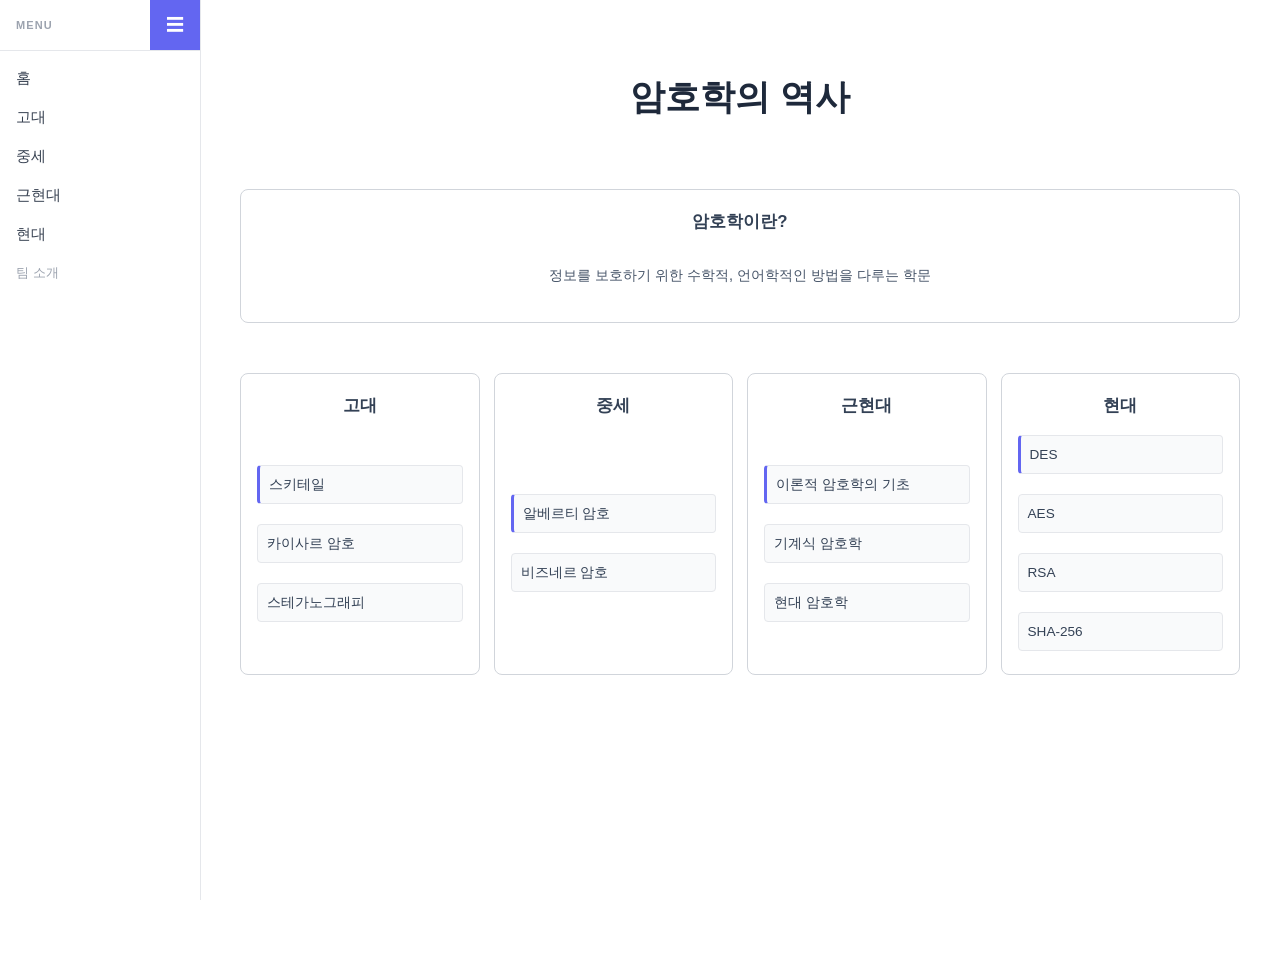
<file: index.html>
<!doctype html>
<html lang="ko">
  <head>
    <meta charset="UTF-8" />
    <meta name="viewport" content="width=device-width, initial-scale=1.0" />
    <title>암호학의 역사</title>
    <link rel="stylesheet" href="index.css" />
  </head>
  <body>
    <nav class="sidebar" id="sidebar">
      <div class="sidebar-top">
        <span class="sidebar-title">MENU</span>
        <button id="toggle-btn">☰</button>
      </div>
      <ul class="menu-list">
        <li><a href="index.html">홈</a></li>
        <li><a href="Ancient.html">고대</a></li>
        <li><a href="Medieval.html">중세</a></li>
        <li><a href="earlyModern.html">근현대</a></li>
        <li><a href="Modern.html">현대</a></li>
        <li class="team-tab"><a href="about.html">팀 소개</a></li>
      </ul>
    </nav>

    <div class="main-content" id="main-content">
      <div class="container">
        <header>
          <h1>암호학의 역사</h1>
        </header>

        <div class="phase Cryptography">
          <div class="phase-header">
            <h2>암호학이란?</h2>
          </div>
          <p
            style="
              font-size: 0.9rem;
              color: #475569;
              text-align: center;
              line-height: 1.7;
            "
          >
            정보를 보호하기 위한 수학적, 언어학적인 방법을 다루는 학문
          </p>
        </div>

        <div class="phases-wrapper">
          <div class="phase Ancient" onclick="location.href = 'Ancient.html'">
            <div class="phase-header"><h2>고대</h2></div>
            <div class="card-container">
              <div class="card main">스키테일</div>
              <div class="card">카이사르 암호</div>
              <div class="card">스테가노그래피</div>
            </div>
          </div>

          <div class="phase Medieval" onclick="location.href = 'Medieval.html'">
            <div class="phase-header"><h2>중세</h2></div>
            <div class="card-container">
              <div class="card main">알베르티 암호</div>
              <div class="card">비즈네르 암호</div>
            </div>
          </div>

          <div
            class="phase earlyModern"
            onclick="location.href = 'earlyModern.html'"
          >
            <div class="phase-header"><h2>근현대</h2></div>
            <div class="card-container">
              <div class="card main">이론적 암호학의 기초</div>
              <div class="card">기계식 암호학</div>
              <div class="card">현대 암호학</div>
            </div>
          </div>

          <div class="phase Modern" onclick="location.href = 'Modern.html'">
            <div class="phase-header"><h2>현대</h2></div>
            <div class="card-container">
              <div class="card main">DES</div>
              <div class="card">AES</div>
              <div class="card">RSA</div>
              <div class="card">SHA-256</div>
            </div>
          </div>
        </div>
      </div>
    </div>

    <script src="index.js"></script>
  </body>
</html>
</file>
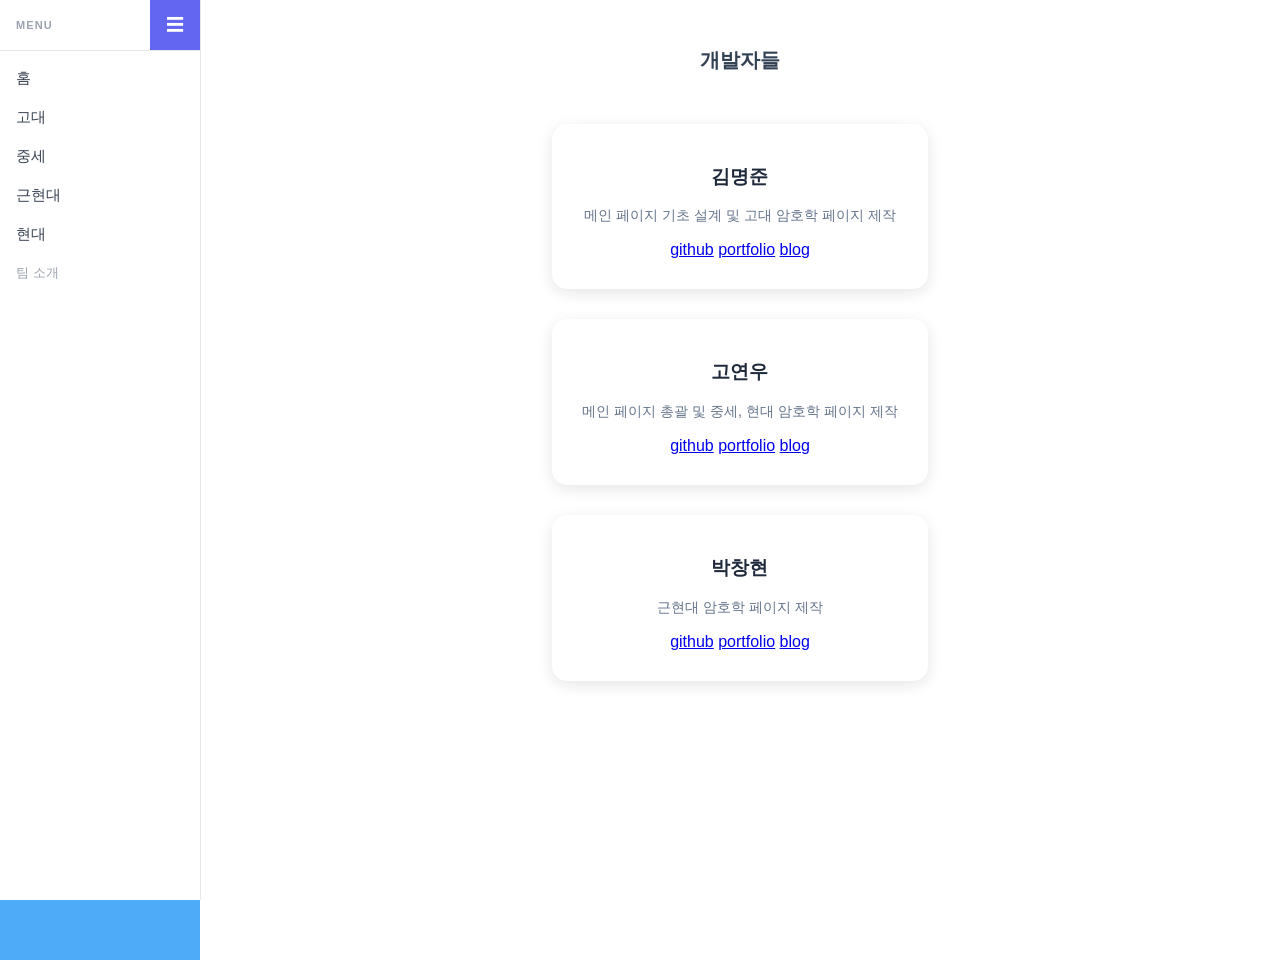
<file: about.html>
<!doctype html>
<html lang="ko">
  <head>
    <meta charset="UTF-8" />
    <meta name="viewport" content="width=device-width, initial-scale=1.0" />
    <title>팀 소개</title>
    <link rel="stylesheet" href="index.css" />
    <link rel="stylesheet" href="about.css" />
  </head>
  <body>
    <nav class="sidebar" id="sidebar">
      <div class="sidebar-top">
        <span class="sidebar-title">MENU</span>
        <button id="toggle-btn">☰</button>
      </div>
      <ul class="menu-list">
        <li><a href="index.html">홈</a></li>
        <li><a href="Ancient.html">고대</a></li>
        <li><a href="Medieval.html">중세</a></li>
        <li><a href="earlyModern.html">근현대</a></li>
        <li><a href="Modern.html">현대</a></li>
        <li class="team-tab"><a href="about.html">팀 소개</a></li>
      </ul>
    </nav>
    <div class="main-content" id="main-content">
      <section class="about-section">
        <header class="about-header">
          <h1>개발자들</h1>
        </header>
        <div class="team-grid">
          <div class="team-card">
            <h3>김명준</h3>
            <p class="desc">메인 페이지 기초 설계 및 고대 암호학 페이지 제작</p>
            <a href="https://github.com/k35864316-spec" target="_blank"
              >github</a
            >
            <a href="https://portpolio-sable.vercel.app/" target="_blank"
              >portfolio</a
            >
            <a href="https://blog75369.tistory.com/" target="_blank">blog</a>
          </div>
          <div class="team-card">
            <h3>고연우</h3>
            <p class="desc">
              메인 페이지 총괄 및 중세, 현대 암호학 페이지 제작
            </p>
            <a href="https://github.com/yws3267">github</a>
            <a href="https://portfolio-wp-eight.vercel.app/">portfolio</a>
            <a href="https://yws3267.tistory.com/">blog</a>
          </div>
          <div class="team-card">
            <h3>박창현</h3>
            <p class="desc">근현대 암호학 페이지 제작</p>
            <a href="https://github.com/chbak1128">github</a>
            <a href="sorry.html" target="_blank">portfolio</a>
            <a href="https://chbak1128.tistory.com/">blog</a>
          </div>
        </div>
      </section>
    </div>
    <script src="index.js"></script>
  </body>
</html>
</file>
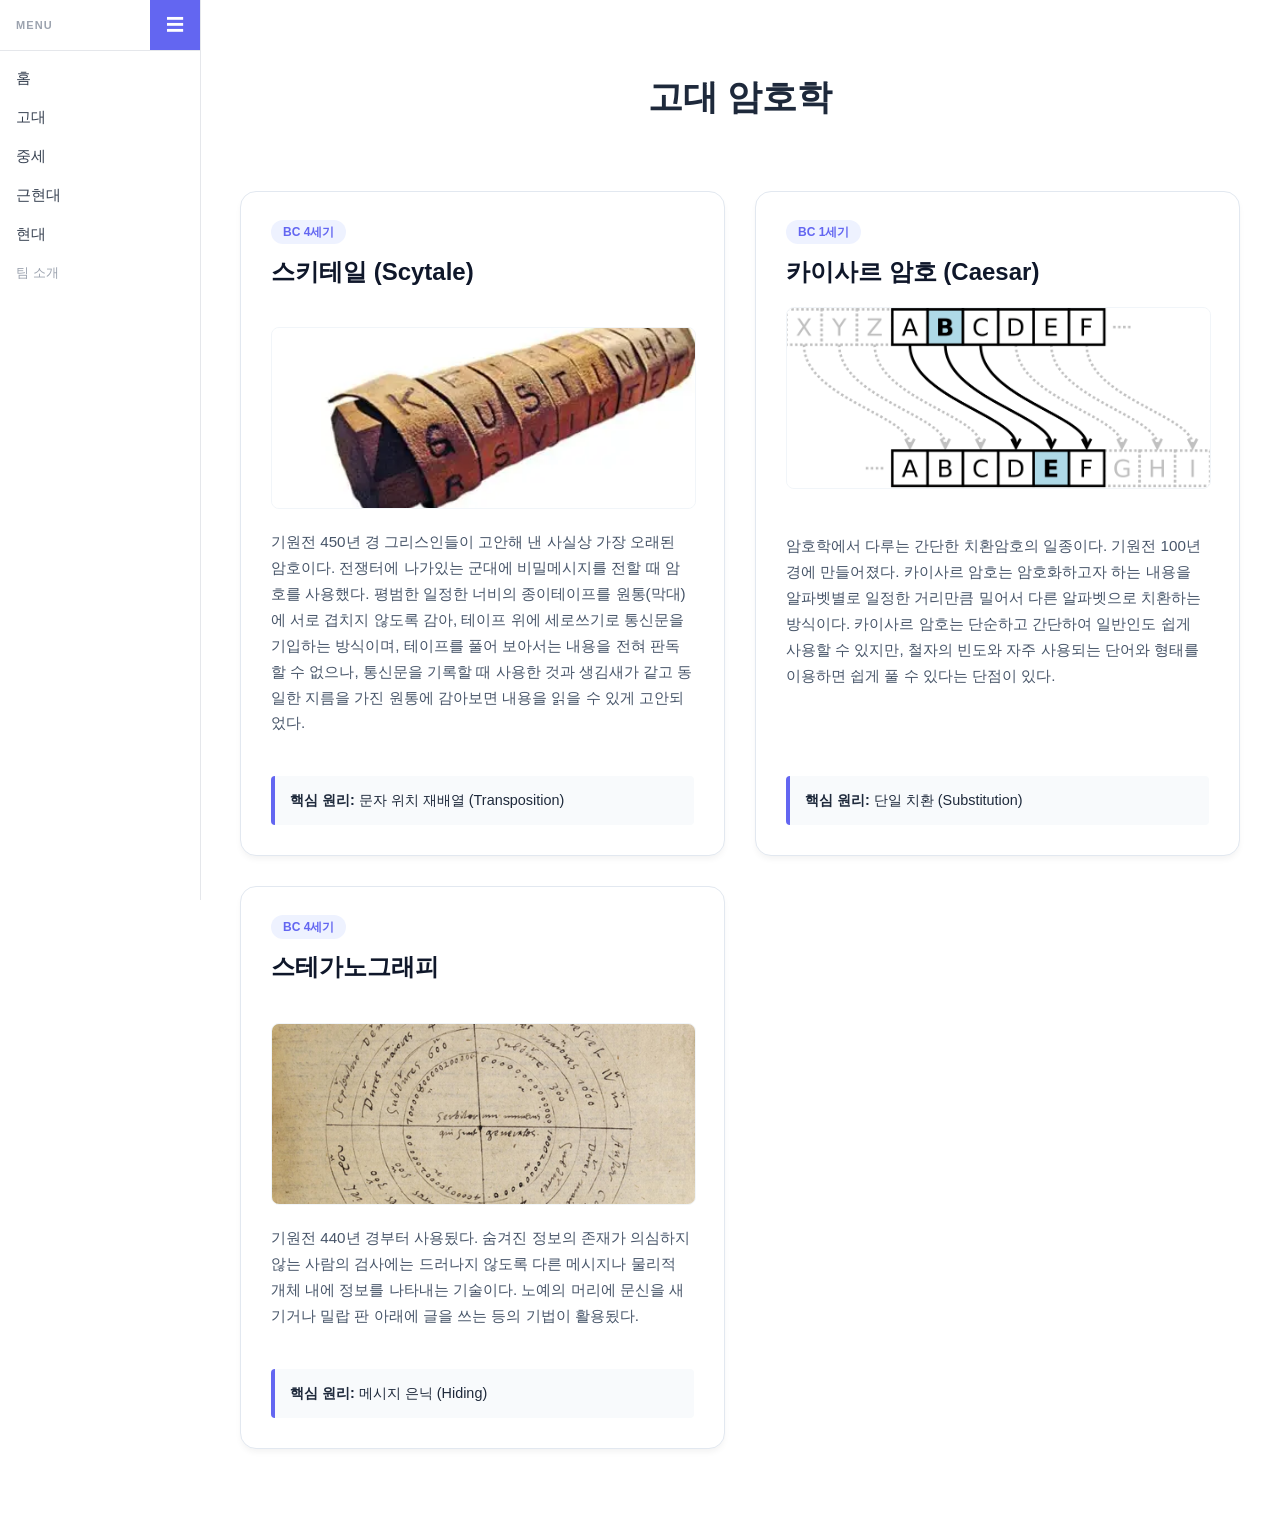
<file: Ancient.html>
<!doctype html>
<html lang="ko">
  <head>
    <meta charset="UTF-8" />
    <meta name="viewport" content="width=device-width, initial-scale=1.0" />
    <title>고대 암호학</title>
    <link rel="stylesheet" href="index.css" />
    <link rel="stylesheet" href="Ancient.css" />
  </head>
  <body>
    <nav class="sidebar" id="sidebar">
      <div class="sidebar-top">
        <span class="sidebar-title">MENU</span>
        <button id="toggle-btn">☰</button>
      </div>
      <ul class="menu-list">
        <li><a href="index.html">홈</a></li>
        <li><a href="Ancient.html">고대</a></li>
        <li><a href="Medieval.html">중세</a></li>
        <li><a href="earlyModern.html">근현대</a></li>
        <li><a href="Modern.html">현대</a></li>
        <li class="team-tab"><a href="about.html">팀 소개</a></li>
      </ul>
    </nav>

    <div class="main-content" id="main-content">
      <div class="container">
        <header class="ancient-header">
          <h1>고대 암호학</h1>
          <p></p>
        </header>

        <div class="ancient-grid">
          <div class="crypto-card">
            <div class="card-header">
              <span class="crypto-tag">BC 4세기</span>
              <h2>스키테일 (Scytale)</h2>
            </div>
            <img src="img6.webp" alt="스키테일 암호 원리" class="crypto-img" />
            <p>
              기원전 450년 경 그리스인들이 고안해 낸 사실상 가장 오래된
              암호이다. 전쟁터에 나가있는 군대에 비밀메시지를 전할 때 암호를
              사용했다. 평범한 일정한 너비의 종이테이프를 원통(막대)에 서로
              겹치지 않도록 감아, 테이프 위에 세로쓰기로 통신문을 기입하는
              방식이며, 테이프를 풀어 보아서는 내용을 전혀 판독할 수 없으나,
              통신문을 기록할 때 사용한 것과 생김새가 같고 동일한 지름을 가진
              원통에 감아보면 내용을 읽을 수 있게 고안되었다.
            </p>
            <div class="concept-box">
              <strong>핵심 원리:</strong> 문자 위치 재배열 (Transposition)
            </div>
          </div>

          <div class="crypto-card">
            <div class="card-header">
              <span class="crypto-tag">BC 1세기</span>
              <h2>카이사르 암호 (Caesar)</h2>
              <img src="img7.png" alt="카이사르 암호 원반" class="crypto-img" />
            </div>
            <p>
              암호학에서 다루는 간단한 치환암호의 일종이다. 기원전 100년경에
              만들어졌다. 카이사르 암호는 암호화하고자 하는 내용을 알파벳별로
              일정한 거리만큼 밀어서 다른 알파벳으로 치환하는 방식이다. 카이사르
              암호는 단순하고 간단하여 일반인도 쉽게 사용할 수 있지만, 철자의
              빈도와 자주 사용되는 단어와 형태를 이용하면 쉽게 풀 수 있다는
              단점이 있다.
            </p>
            <div class="concept-box">
              <strong>핵심 원리:</strong> 단일 치환 (Substitution)
            </div>
          </div>

          <div class="crypto-card">
            <div class="card-header">
              <span class="crypto-tag">BC 4세기</span>
              <h2>스테가노그래피</h2>
            </div>
            <img src="img8.png" alt="스테가노그래피 예시" class="crypto-img" />
            <p>
              기원전 440년 경부터 사용됬다. 숨겨진 정보의 존재가 의심하지 않는
              사람의 검사에는 드러나지 않도록 다른 메시지나 물리적 개체 내에
              정보를 나타내는 기술이다. 노예의 머리에 문신을 새기거나 밀랍 판
              아래에 글을 쓰는 등의 기법이 활용됬다.
            </p>
            <div class="concept-box">
              <strong>핵심 원리:</strong> 메시지 은닉 (Hiding)
            </div>
          </div>
        </div>
      </div>
    </div>

    <script src="index.js"></script>
  </body>
</html>
</file>
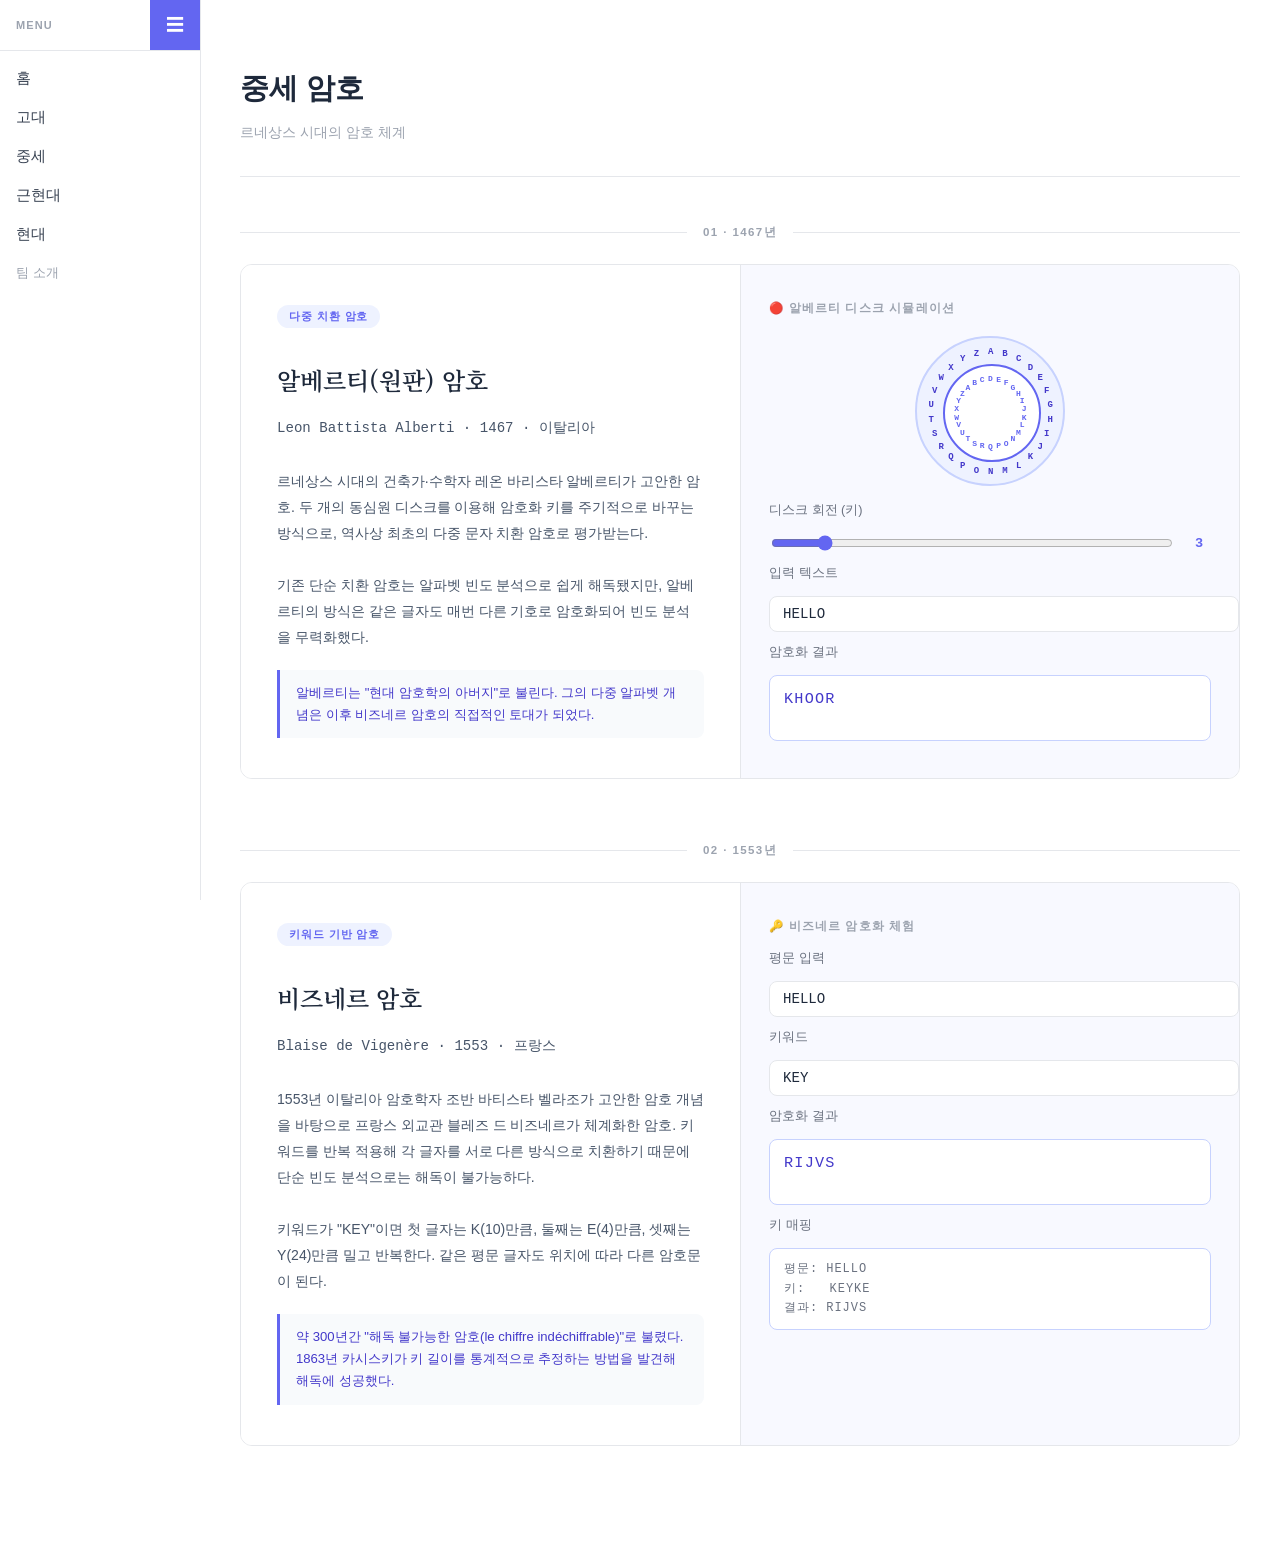
<file: Medieval.html>
<!doctype html>
<html lang="ko">
  <head>
    <meta charset="UTF-8" />
    <meta name="viewport" content="width=device-width, initial-scale=1.0" />
    <title>중세 암호</title>
    <link rel="stylesheet" href="index.css" />
    <style>
      @import url('https://fonts.googleapis.com/css2?family=Noto+Serif+KR:wght@400;600&display=swap');

      .page-header {
        margin-bottom: 48px;
        border-bottom: 1px solid #e5e7eb;
        padding-bottom: 20px;
      }
      .page-header h1 {
        font-size: 1.8rem;
        font-weight: 600;
        color: #1e293b;
        margin-bottom: 6px;
      }
      .page-header p {
        font-size: 0.88rem;
        color: #9ca3af;
      }

      .section-divider {
        display: flex;
        align-items: center;
        gap: 16px;
        margin-bottom: 24px;
      }
      .section-divider span {
        font-size: 0.72rem;
        font-weight: 600;
        letter-spacing: 0.12em;
        text-transform: uppercase;
        color: #9ca3af;
        white-space: nowrap;
      }
      .section-divider::before,
      .section-divider::after {
        content: '';
        flex: 1;
        height: 1px;
        background: #e5e7eb;
      }

      .cipher-block {
        display: grid;
        grid-template-columns: 1fr 1fr;
        border: 1.5px solid #e5e7eb;
        border-radius: 12px;
        overflow: hidden;
        margin-bottom: 64px;
        transition:
          box-shadow 0.3s,
          border-color 0.3s;
      }
      .cipher-block:hover {
        box-shadow: 0 8px 32px rgba(99, 102, 241, 0.1);
        border-color: #c7d2fe;
      }

      .cipher-info {
        padding: 40px 36px;
        background: #fff;
        display: flex;
        flex-direction: column;
        justify-content: center;
      }
      .cipher-tag {
        display: inline-block;
        font-size: 0.7rem;
        font-weight: 600;
        letter-spacing: 0.08em;
        text-transform: uppercase;
        color: #6366f1;
        background: #eef2ff;
        padding: 4px 12px;
        border-radius: 20px;
        margin-bottom: 14px;
        width: fit-content;
      }
      .cipher-info h2 {
        font-size: 1.5rem;
        font-weight: 600;
        color: #1e293b;
        margin-bottom: 4px;
        font-family: 'Noto Serif KR', serif;
      }
      .cipher-year {
        font-size: 0.76rem;
        color: #9ca3af;
        margin-bottom: 18px;
        font-family: monospace;
      }
      .cipher-info p {
        font-size: 0.88rem;
        color: #475569;
        line-height: 1.85;
        margin-bottom: 12px;
      }
      .cipher-point {
        background: #f8fafc;
        border-left: 3px solid #6366f1;
        padding: 12px 16px;
        border-radius: 0 8px 8px 0;
        font-size: 0.82rem;
        color: #4338ca;
        line-height: 1.7;
        margin-top: 8px;
      }

      .cipher-demo {
        background: #f8f9ff;
        border-left: 1.5px solid #e5e7eb;
        padding: 36px 28px;
        display: flex;
        flex-direction: column;
        gap: 12px;
      }
      .demo-title {
        font-size: 0.72rem;
        font-weight: 600;
        letter-spacing: 0.1em;
        text-transform: uppercase;
        color: #9ca3af;
        margin-bottom: 4px;
      }
      .demo-label {
        font-size: 0.8rem;
        color: #6b7280;
        margin-bottom: 2px;
      }
      .demo-input {
        width: 100%;
        padding: 9px 13px;
        border: 1.5px solid #e5e7eb;
        border-radius: 8px;
        font-size: 0.88rem;
        color: #1e293b;
        background: white;
        outline: none;
        transition: border-color 0.2s;
        font-family: monospace;
      }
      .demo-input:focus {
        border-color: #6366f1;
      }
      .demo-slider-row {
        display: flex;
        align-items: center;
        gap: 12px;
      }
      .demo-slider-row input[type='range'] {
        flex: 1;
        accent-color: #6366f1;
      }
      .demo-slider-val {
        font-size: 0.85rem;
        font-weight: 600;
        color: #6366f1;
        min-width: 24px;
        text-align: center;
        font-family: monospace;
      }
      .demo-output-box {
        background: white;
        border: 1.5px solid #c7d2fe;
        border-radius: 8px;
        padding: 11px 14px;
        font-family: monospace;
        font-size: 0.95rem;
        color: #4338ca;
        letter-spacing: 0.08em;
        min-height: 42px;
        word-break: break-all;
        line-height: 1.6;
        white-space: pre;
      }

      .alberti-disk {
        display: flex;
        justify-content: center;
        margin: 4px 0;
      }
      .disk-wrap {
        position: relative;
        width: 150px;
        height: 150px;
      }
      #outerDisk {
        position: absolute;
        inset: 0;
        border-radius: 50%;
        background: #eef2ff;
        border: 2px solid #c7d2fe;
      }
      #innerDisk {
        position: absolute;
        top: 28px;
        left: 28px;
        width: 94px;
        height: 94px;
        border-radius: 50%;
        background: white;
        border: 2px solid #6366f1;
        transition: transform 0.4s ease;
      }

      @media (max-width: 800px) {
        .cipher-block {
          grid-template-columns: 1fr;
        }
        .cipher-demo {
          border-left: none;
          border-top: 1.5px solid #e5e7eb;
        }
      }
    </style>
  </head>
  <body>
    <nav class="sidebar" id="sidebar">
      <div class="sidebar-top">
        <span class="sidebar-title">MENU</span>
        <button id="toggle-btn">☰</button>
      </div>
      <ul class="menu-list">
        <li><a href="index.html">홈</a></li>
        <li><a href="Ancient.html">고대</a></li>
        <li><a href="Medieval.html">중세</a></li>
        <li><a href="earlyModern.html">근현대</a></li>
        <li><a href="Modern.html">현대</a></li>
        <li class="team-tab"><a href="about.html">팀 소개</a></li>
      </ul>
    </nav>

    <div class="main-content" id="main-content">
      <div class="container">
        <div class="page-header">
          <h1>중세 암호</h1>
          <p>르네상스 시대의 암호 체계</p>
        </div>

        <!-- 알베르티 -->
        <div class="section-divider"><span>01 · 1467년</span></div>
        <div class="cipher-block">
          <div class="cipher-info">
            <span class="cipher-tag">다중 치환 암호</span>
            <h2>알베르티(원판) 암호</h2>
            <p class="cipher-year">Leon Battista Alberti · 1467 · 이탈리아</p>
            <p>
              르네상스 시대의 건축가·수학자 레온 바리스타 알베르티가 고안한
              암호. 두 개의 동심원 디스크를 이용해 암호화 키를 주기적으로 바꾸는
              방식으로, 역사상 최초의 다중 문자 치환 암호로 평가받는다.
            </p>
            <p>
              기존 단순 치환 암호는 알파벳 빈도 분석으로 쉽게 해독됐지만,
              알베르티의 방식은 같은 글자도 매번 다른 기호로 암호화되어 빈도
              분석을 무력화했다.
            </p>
            <div class="cipher-point">
              알베르티는 "현대 암호학의 아버지"로 불린다. 그의 다중 알파벳
              개념은 이후 비즈네르 암호의 직접적인 토대가 되었다.
            </div>
          </div>
          <div class="cipher-demo">
            <div class="demo-title">🔴 알베르티 디스크 시뮬레이션</div>
            <div class="alberti-disk">
              <div class="disk-wrap">
                <div id="outerDisk"></div>
                <div id="innerDisk"></div>
              </div>
            </div>
            <div class="demo-label">디스크 회전 (키)</div>
            <div class="demo-slider-row">
              <input
                type="range"
                min="0"
                max="25"
                value="3"
                id="albertiShift"
                oninput="updateDisk()"
              />
              <span class="demo-slider-val" id="albertiShiftVal">3</span>
            </div>
            <div class="demo-label">입력 텍스트</div>
            <input
              class="demo-input"
              type="text"
              id="albertiInput"
              placeholder="HELLO"
              value="HELLO"
              oninput="encryptAlberti()"
            />
            <div class="demo-label">암호화 결과</div>
            <div class="demo-output-box" id="albertiOutput">KHOOR</div>
          </div>
        </div>

        <!-- 비즈네르 -->
        <div class="section-divider"><span>02 · 1553년</span></div>
        <div class="cipher-block">
          <div class="cipher-info">
            <span class="cipher-tag">키워드 기반 암호</span>
            <h2>비즈네르 암호</h2>
            <p class="cipher-year">Blaise de Vigenère · 1553 · 프랑스</p>
            <p>
              1553년 이탈리아 암호학자 조반 바티스타 벨라조가 고안한 암호 개념을
              바탕으로 프랑스 외교관 블레즈 드 비즈네르가 체계화한 암호.
              키워드를 반복 적용해 각 글자를 서로 다른 방식으로 치환하기 때문에
              단순 빈도 분석으로는 해독이 불가능하다.
            </p>
            <p>
              키워드가 "KEY"이면 첫 글자는 K(10)만큼, 둘째는 E(4)만큼, 셋째는
              Y(24)만큼 밀고 반복한다. 같은 평문 글자도 위치에 따라 다른
              암호문이 된다.
            </p>
            <div class="cipher-point">
              약 300년간 "해독 불가능한 암호(le chiffre indéchiffrable)"로
              불렸다. 1863년 카시스키가 키 길이를 통계적으로 추정하는 방법을
              발견해 해독에 성공했다.
            </div>
          </div>
          <div class="cipher-demo">
            <div class="demo-title">🔑 비즈네르 암호화 체험</div>
            <div class="demo-label">평문 입력</div>
            <input
              class="demo-input"
              type="text"
              id="vigInput"
              placeholder="HELLO"
              value="HELLO"
              oninput="encryptVigenere()"
            />
            <div class="demo-label">키워드</div>
            <input
              class="demo-input"
              type="text"
              id="vigKey"
              placeholder="KEY"
              value="KEY"
              oninput="encryptVigenere()"
            />
            <div class="demo-label">암호화 결과</div>
            <div class="demo-output-box" id="vigOutput">RIJVS</div>
            <div class="demo-label">키 매핑</div>
            <div
              class="demo-output-box"
              id="vigMapping"
              style="font-size: 0.75rem; color: #6b7280"
            ></div>
          </div>
        </div>
      </div>
    </div>

    <script src="index.js"></script>
    <script>
      const ALPHA = 'ABCDEFGHIJKLMNOPQRSTUVWXYZ'

      function renderDisk() {
        const outer = document.getElementById('outerDisk')
        const inner = document.getElementById('innerDisk')
        outer.innerHTML = ''
        inner.innerHTML = ''
        const shift = parseInt(document.getElementById('albertiShift').value)

        for (let i = 0; i < 26; i++) {
          const angle = (i * 360) / 26 - 90
          const rad = (angle * Math.PI) / 180
          const r = 60
          const el = document.createElement('span')
          el.style.cssText = `position:absolute;font-size:9px;font-weight:600;font-family:monospace;color:#4338ca;
          left:${75 + r * Math.cos(rad) - 4}px;top:${75 + r * Math.sin(rad) - 6}px;`
          el.textContent = ALPHA[i]
          outer.appendChild(el)
        }

        for (let i = 0; i < 26; i++) {
          const angle = (i * 360) / 26 - 90
          const rad = (angle * Math.PI) / 180
          const r = 34
          const el = document.createElement('span')
          el.style.cssText = `position:absolute;font-size:8px;font-weight:600;font-family:monospace;color:#6366f1;
          left:${47 + r * Math.cos(rad) - 4}px;top:${47 + r * Math.sin(rad) - 5}px;`
          el.textContent = ALPHA[(i + shift) % 26]
          inner.appendChild(el)
        }
      }

      function updateDisk() {
        document.getElementById('albertiShiftVal').textContent =
          document.getElementById('albertiShift').value
        renderDisk()
        encryptAlberti()
      }

      function encryptAlberti() {
        const text = document.getElementById('albertiInput').value.toUpperCase()
        const shift = parseInt(document.getElementById('albertiShift').value)
        const result = text
          .split('')
          .map((c) =>
            c >= 'A' && c <= 'Z'
              ? ALPHA[(c.charCodeAt(0) - 65 + shift) % 26]
              : c,
          )
          .join('')
        document.getElementById('albertiOutput').textContent = result || '—'
      }

      function encryptVigenere() {
        const text = document
          .getElementById('vigInput')
          .value.toUpperCase()
          .replace(/[^A-Z]/g, '')
        const key =
          document
            .getElementById('vigKey')
            .value.toUpperCase()
            .replace(/[^A-Z]/g, '') || 'A'
        if (!text) {
          document.getElementById('vigOutput').textContent = '—'
          return
        }
        let result = '',
          keyDisplay = ''
        for (let i = 0; i < text.length; i++) {
          const k = key[i % key.length].charCodeAt(0) - 65
          result += ALPHA[(text[i].charCodeAt(0) - 65 + k) % 26]
          keyDisplay += key[i % key.length]
        }
        document.getElementById('vigOutput').textContent = result
        document.getElementById('vigMapping').textContent =
          '평문: ' + text + '\n키:   ' + keyDisplay + '\n결과: ' + result
      }

      renderDisk()
      encryptAlberti()
      encryptVigenere()
    </script>
  </body>
</html>
</file>
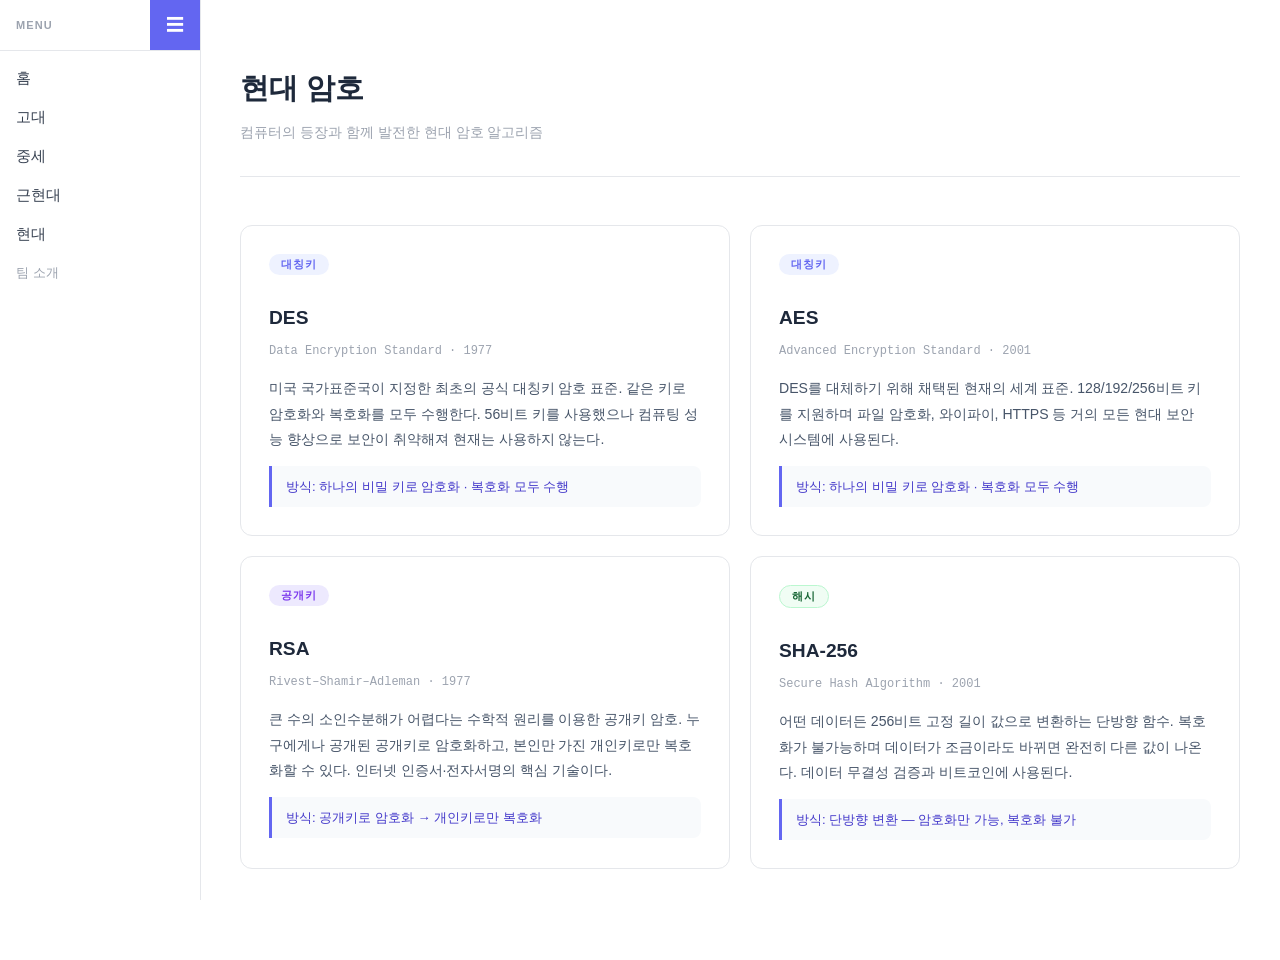
<file: Modern.html>
<!doctype html>
<html lang="ko">
  <head>
    <meta charset="UTF-8" />
    <meta name="viewport" content="width=device-width, initial-scale=1.0" />
    <title>현대 암호</title>
    <link rel="stylesheet" href="index.css" />
    <style>
      .page-header {
        margin-bottom: 48px;
        border-bottom: 1px solid #e5e7eb;
        padding-bottom: 20px;
      }
      .page-header h1 {
        font-size: 1.8rem;
        font-weight: 600;
        color: #1e293b;
        margin-bottom: 6px;
      }
      .page-header p {
        font-size: 0.88rem;
        color: #9ca3af;
      }

      .cipher-grid {
        display: grid;
        grid-template-columns: 1fr 1fr;
        gap: 20px;
      }

      .cipher-card {
        border: 1.5px solid #e5e7eb;
        border-radius: 12px;
        padding: 28px;
        background: #fff;
        transition:
          border-color 0.2s,
          box-shadow 0.2s;
      }
      .cipher-card:hover {
        border-color: #c7d2fe;
        box-shadow: 0 4px 20px rgba(99, 102, 241, 0.08);
      }

      .cipher-tag {
        display: inline-block;
        font-size: 0.7rem;
        font-weight: 600;
        letter-spacing: 0.08em;
        text-transform: uppercase;
        padding: 3px 12px;
        border-radius: 20px;
        margin-bottom: 12px;
      }
      .tag-sym {
        background: #eef2ff;
        color: #6366f1;
      }
      .tag-asym {
        background: #ede9fe;
        color: #7c3aed;
      }
      .tag-hash {
        background: #f0fdf4;
        color: #166534;
        border: 1px solid #bbf7d0;
      }

      .cipher-card h3 {
        font-size: 1.2rem;
        font-weight: 600;
        color: #1e293b;
        margin-bottom: 4px;
      }
      .cipher-card .year {
        font-size: 0.75rem;
        color: #9ca3af;
        font-family: monospace;
        margin-bottom: 14px;
      }
      .cipher-card p {
        font-size: 0.88rem;
        color: #475569;
        line-height: 1.8;
      }

      .method-box {
        margin-top: 14px;
        background: #f8fafc;
        border-left: 3px solid #6366f1;
        padding: 10px 14px;
        border-radius: 0 8px 8px 0;
        font-size: 0.82rem;
        color: #4338ca;
        line-height: 1.6;
      }

      @media (max-width: 768px) {
        .cipher-grid {
          grid-template-columns: 1fr;
        }
      }
    </style>
  </head>
  <body>
    <nav class="sidebar" id="sidebar">
      <div class="sidebar-top">
        <span class="sidebar-title">MENU</span>
        <button id="toggle-btn">☰</button>
      </div>
      <ul class="menu-list">
        <li><a href="index.html">홈</a></li>
        <li><a href="Ancient.html">고대</a></li>
        <li><a href="Medieval.html">중세</a></li>
        <li><a href="earlyModern.html">근현대</a></li>
        <li><a href="Modern.html">현대</a></li>
        <li class="team-tab"><a href="about.html">팀 소개</a></li>
      </ul>
    </nav>

    <div class="main-content" id="main-content">
      <div class="container">
        <div class="page-header">
          <h1>현대 암호</h1>
          <p>컴퓨터의 등장과 함께 발전한 현대 암호 알고리즘</p>
        </div>

        <div class="cipher-grid">
          <div class="cipher-card">
            <span class="cipher-tag tag-sym">대칭키</span>
            <h3>DES</h3>
            <p class="year">Data Encryption Standard · 1977</p>
            <p>
              미국 국가표준국이 지정한 최초의 공식 대칭키 암호 표준. 같은 키로
              암호화와 복호화를 모두 수행한다. 56비트 키를 사용했으나 컴퓨팅
              성능 향상으로 보안이 취약해져 현재는 사용하지 않는다.
            </p>
            <div class="method-box">
              방식: 하나의 비밀 키로 암호화 · 복호화 모두 수행
            </div>
          </div>

          <div class="cipher-card">
            <span class="cipher-tag tag-sym">대칭키</span>
            <h3>AES</h3>
            <p class="year">Advanced Encryption Standard · 2001</p>
            <p>
              DES를 대체하기 위해 채택된 현재의 세계 표준. 128/192/256비트 키를
              지원하며 파일 암호화, 와이파이, HTTPS 등 거의 모든 현대 보안
              시스템에 사용된다.
            </p>
            <div class="method-box">
              방식: 하나의 비밀 키로 암호화 · 복호화 모두 수행
            </div>
          </div>

          <div class="cipher-card">
            <span class="cipher-tag tag-asym">공개키</span>
            <h3>RSA</h3>
            <p class="year">Rivest–Shamir–Adleman · 1977</p>
            <p>
              큰 수의 소인수분해가 어렵다는 수학적 원리를 이용한 공개키 암호.
              누구에게나 공개된 공개키로 암호화하고, 본인만 가진 개인키로만
              복호화할 수 있다. 인터넷 인증서·전자서명의 핵심 기술이다.
            </p>
            <div class="method-box">
              방식: 공개키로 암호화 → 개인키로만 복호화
            </div>
          </div>

          <div class="cipher-card">
            <span class="cipher-tag tag-hash">해시</span>
            <h3>SHA-256</h3>
            <p class="year">Secure Hash Algorithm · 2001</p>
            <p>
              어떤 데이터든 256비트 고정 길이 값으로 변환하는 단방향 함수.
              복호화가 불가능하며 데이터가 조금이라도 바뀌면 완전히 다른 값이
              나온다. 데이터 무결성 검증과 비트코인에 사용된다.
            </p>
            <div class="method-box">
              방식: 단방향 변환 — 암호화만 가능, 복호화 불가
            </div>
          </div>
        </div>
      </div>
    </div>

    <script src="index.js"></script>
  </body>
</html>
</file>
<file: index.css>
:root {
  --accent: #6366f1;
  --accent-light: #eef2ff;
  --bg-color: #ffffff;
  --sidebar-width: 200px;
  --sidebar-collapsed-width: 56px;
}

body {
  font-family: 'Segoe UI', Tahoma, Geneva, Verdana, sans-serif;
  background-color: var(--bg-color);
  margin: 0;
  padding: 0;
  display: flex;
}

.sidebar {
  width: var(--sidebar-width);
  height: 100vh;
  background-color: #ffffff;
  border-right: 1px solid #e5e7eb;
  position: fixed;
  left: 0;
  top: 0;
  overflow: hidden;
  z-index: 100;
  transition: all 0.3s ease;
}

.sidebar.collapsed {
  width: var(--sidebar-collapsed-width);
}

.sidebar.collapsed .menu-list {
  display: none !important;
}

.sidebar.collapsed .sidebar-title {
  display: none;
}

.sidebar-top {
  display: flex;
  align-items: center;
  justify-content: space-between;
  border-bottom: 1px solid #e5e7eb;
  height: 50px;
}

.sidebar-title {
  font-size: 11px;
  font-weight: 600;
  color: #9ca3af;
  letter-spacing: 0.1em;
  padding-left: 16px;
}

.sidebar.collapsed .sidebar-top {
  justify-content: center;
}

#toggle-btn {
  background: var(--accent);
  color: white;
  border: none;
  width: 50px;
  height: 50px;
  font-size: 18px;
  cursor: pointer;
  transition:
    background 0.2s,
    width 0.3s ease;
  flex-shrink: 0;
}

.sidebar.collapsed #toggle-btn {
  width: var(--sidebar-collapsed-width);
}

#toggle-btn:hover {
  background: #4f46e5;
}

.sidebar ul {
  list-style: none;
  padding: 8px 0;
  margin: 0;
}

.sidebar a {
  padding: 10px 16px;
  text-decoration: none;
  font-size: 15px;
  color: #374151;
  display: block;
  transition: 0.2s;
}

.sidebar a:hover {
  background-color: var(--accent-light);
  padding-left: 22px;
  color: var(--accent);
}

.team-tab a {
  font-size: 13px;
  color: #9ca3af;
}
.team-tab a:hover {
  color: var(--accent);
}

/* --- 메인 콘텐츠 --- */
.main-content {
  margin-left: var(--sidebar-width);
  width: calc(100% - var(--sidebar-width));
  background-color: var(--bg-color);
  min-height: 100vh;
  transition: all 0.3s ease;
  display: flex;
  justify-content: center;
  align-items: flex-start;
  padding: 30px 20px;
}

.main-content.expanded {
  margin-left: var(--sidebar-collapsed-width);
  width: calc(100% - var(--sidebar-collapsed-width));
}

.container {
  width: 100%;
  max-width: 1100px;
  padding: 20px;
}

/* --- 헤더 --- */
header h1 {
  text-align: center;
  color: #1e293b;
  font-size: 2.2rem;
  margin-bottom: 68px;
}

/* --- 시대별 박스 4개 --- */
.phases-wrapper {
  display: flex;
  gap: 14px;
  align-items: stretch;
  justify-content: center;
}

/* --- 공통 phase 박스 --- */
.phase {
  flex: 1;
  border-radius: 8px;
  display: flex;
  flex-direction: column;
  padding: 20px 16px;
  background-color: #ffffff;
  border: 1.5px solid #d1d5db;
  height: 260px;
  overflow-y: auto;
  transition:
    transform 0.3s ease,
    border-color 0.3s ease;
  cursor: pointer;
}

.phase:hover {
  transform: translateY(-4px);
  border-color: var(--accent);
}

.phase:hover .phase-header h2 {
  color: var(--accent);
}

/* 암호학이란 박스 */
.Cryptography {
  margin-bottom: 50px;
  min-height: unset;
  height: auto;
  cursor: default;
}

.Cryptography:hover {
  transform: none;
  border-color: #d1d5db;
}

.Cryptography:hover p {
  font-weight: bold;
}

.Cryptography,
.Ancient,
.Medieval,
.EarlyModern,
.Modern,
.about {
  background-color: #ffffff;
}

.phase-header {
  text-align: center;
  margin-bottom: 16px;
}

.phase-header h2 {
  font-size: 1.05rem;
  margin: 0;
  text-transform: uppercase;
  color: #334155;
  transition: color 0.3s;
}

.card-container {
  display: flex;
  flex-direction: column;
  gap: 20px;
  flex-grow: 1;
  justify-content: center;
}

.card {
  background: #f9fafb;
  padding: 9px;
  border-radius: 4px;
  font-size: 0.85rem;
  color: #334155;
  border: 1px solid #e5e7eb;
  line-height: 1.4;
}

.card.main {
  font-weight: normal;
  border-left: 3px solid var(--accent);
}

.phase-footer {
  margin-top: 16px;
  text-align: center;
  color: #9ca3af;
  font-size: 0.78rem;
}

/* ========== 반응형 ========== */

/* 태블릿 (768px ~ 1024px) */
@media (max-width: 1024px) {
  .phases-wrapper {
    display: grid;
    grid-template-columns: 1fr 1fr;
    gap: 14px;
  }
}

/* 모바일 (768px 이하) */
@media (max-width: 768px) {
  /* 사이드바 자동 접힘 */
  .sidebar {
    width: var(--sidebar-collapsed-width);
  }
  .sidebar .menu-list {
    display: none;
  }
  .sidebar .sidebar-title {
    display: none;
  }
  .sidebar-top {
    justify-content: center;
  }
  #toggle-btn {
    width: var(--sidebar-collapsed-width);
  }

  /* 사이드바 열렸을 때 */
  .sidebar:not(.collapsed) {
    width: var(--sidebar-width);
  }
  .sidebar:not(.collapsed) .menu-list {
    display: block;
  }
  .sidebar:not(.collapsed) #toggle-btn {
    width: 50px;
  }
  .sidebar:not(.collapsed) .sidebar-title {
    display: block;
  }
  .sidebar:not(.collapsed) .sidebar-top {
    justify-content: space-between;
  }

  /* 메인 콘텐츠 */
  .main-content {
    margin-left: var(--sidebar-collapsed-width);
    width: calc(100% - var(--sidebar-collapsed-width));
    padding: 20px 12px;
  }

  header h1 {
    font-size: 1.6rem;
    margin-bottom: 40px;
  }

  /* 박스 1열 */
  .phases-wrapper {
    grid-template-columns: 1fr;
  }

  .container {
    padding: 10px;
  }
}
</file>
<file: about.css>
body {
  background-color: #4dabf7;
}

.about-section {
  max-width: 1000px;
  margin: 0 auto;
}

.about-header {
  text-align: center;
  margin-bottom: 50px;
}

.about-header h1 {
  font-size: 20px;
  color: #334155;
  margin-bottom: 10px;
}

.team-grid {
  display: grid;
  grid-template-columns: repeat(auto-fit, minmax(250px, 1fr));
  gap: 30px;
}

.team-card {
  background: white;
  padding: 30px;
  border-radius: 15px;
  text-align: center;
  box-shadow: 0 4px 15px rgba(0, 0, 0, 0.1);
  transition: transform 0.3s ease;
}

.team-card:hover {
  transform: translateY(-10px);
}

.team-card h3 {
  margin: 10px 0;
  color: #1e293b;
}

.desc {
  font-size: 0.9rem;
  color: #64748b;
  line-height: 1.6;
}
</file>
<file: Ancient.css>
/* 고대 암호학 페이지 전용 스타일 */

.ancient-header {
  text-align: center;
  margin-bottom: 50px;
}

.ancient-header h1 {
  font-size: 2.2rem;
  color: #1e293b;
  margin-bottom: 10px;
}

.ancient-header p {
  color: #64748b;
  font-size: 1.1rem;
}

/* 카드 그리드 레이아웃 */
.ancient-grid {
  display: grid;
  grid-template-columns: repeat(auto-fit, minmax(320px, 1fr));
  gap: 30px;
  padding: 20px 0;
}

/* 개별 카드 디자인 */
.crypto-card {
  background: #ffffff;
  border: 1px solid #e2e8f0;
  border-radius: 16px;
  padding: 30px;
  box-shadow: 0 4px 6px -1px rgba(0, 0, 0, 0.05);
  transition: all 0.3s ease;
  display: flex;
  flex-direction: column;
}

.crypto-card:hover {
  transform: translateY(-8px);
  border-color: var(--accent); /* index.css의 변수 사용 */
  box-shadow: 0 10px 15px -3px rgba(0, 0, 0, 0.1);
}

.card-header {
  margin-bottom: 20px;
}

.crypto-tag {
  background-color: var(--accent-light);
  color: var(--accent);
  padding: 5px 12px;
  border-radius: 20px;
  font-size: 0.75rem;
  font-weight: 700;
  text-transform: uppercase;
}

.crypto-card h2 {
  margin-top: 15px;
  font-size: 1.5rem;
  color: #0f172a;
}

.crypto-card p {
  color: #475569;
  line-height: 1.7;
  font-size: 0.95rem;
  flex-grow: 1;
}

/* 원리 설명 박스 */
.concept-box {
  margin-top: 25px;
  padding: 15px;
  background-color: #f8fafc;
  border-left: 4px solid var(--accent);
  border-radius: 4px;
  font-size: 0.9rem;
  color: #1e293b;
}

/* 모바일 대응 */
@media (max-width: 768px) {
  .ancient-header h1 {
    font-size: 1.8rem;
  }
  .ancient-grid {
    grid-template-columns: 1fr;
  }
}
/* 이미지 스타일 추가 */
.crypto-img {
  width: 100%;
  height: 180px; /* 이미지 높이 통일 */
  object-fit: cover; /* 비율 유지하며 영역 채우기 */
  border-radius: 8px;
  margin-bottom: 20px;
  border: 1px solid #f1f5f9;
}

/* 카드 내용 정렬 보정 */
.crypto-card p {
  margin-top: 0;
  margin-bottom: 15px;
}
</file>
